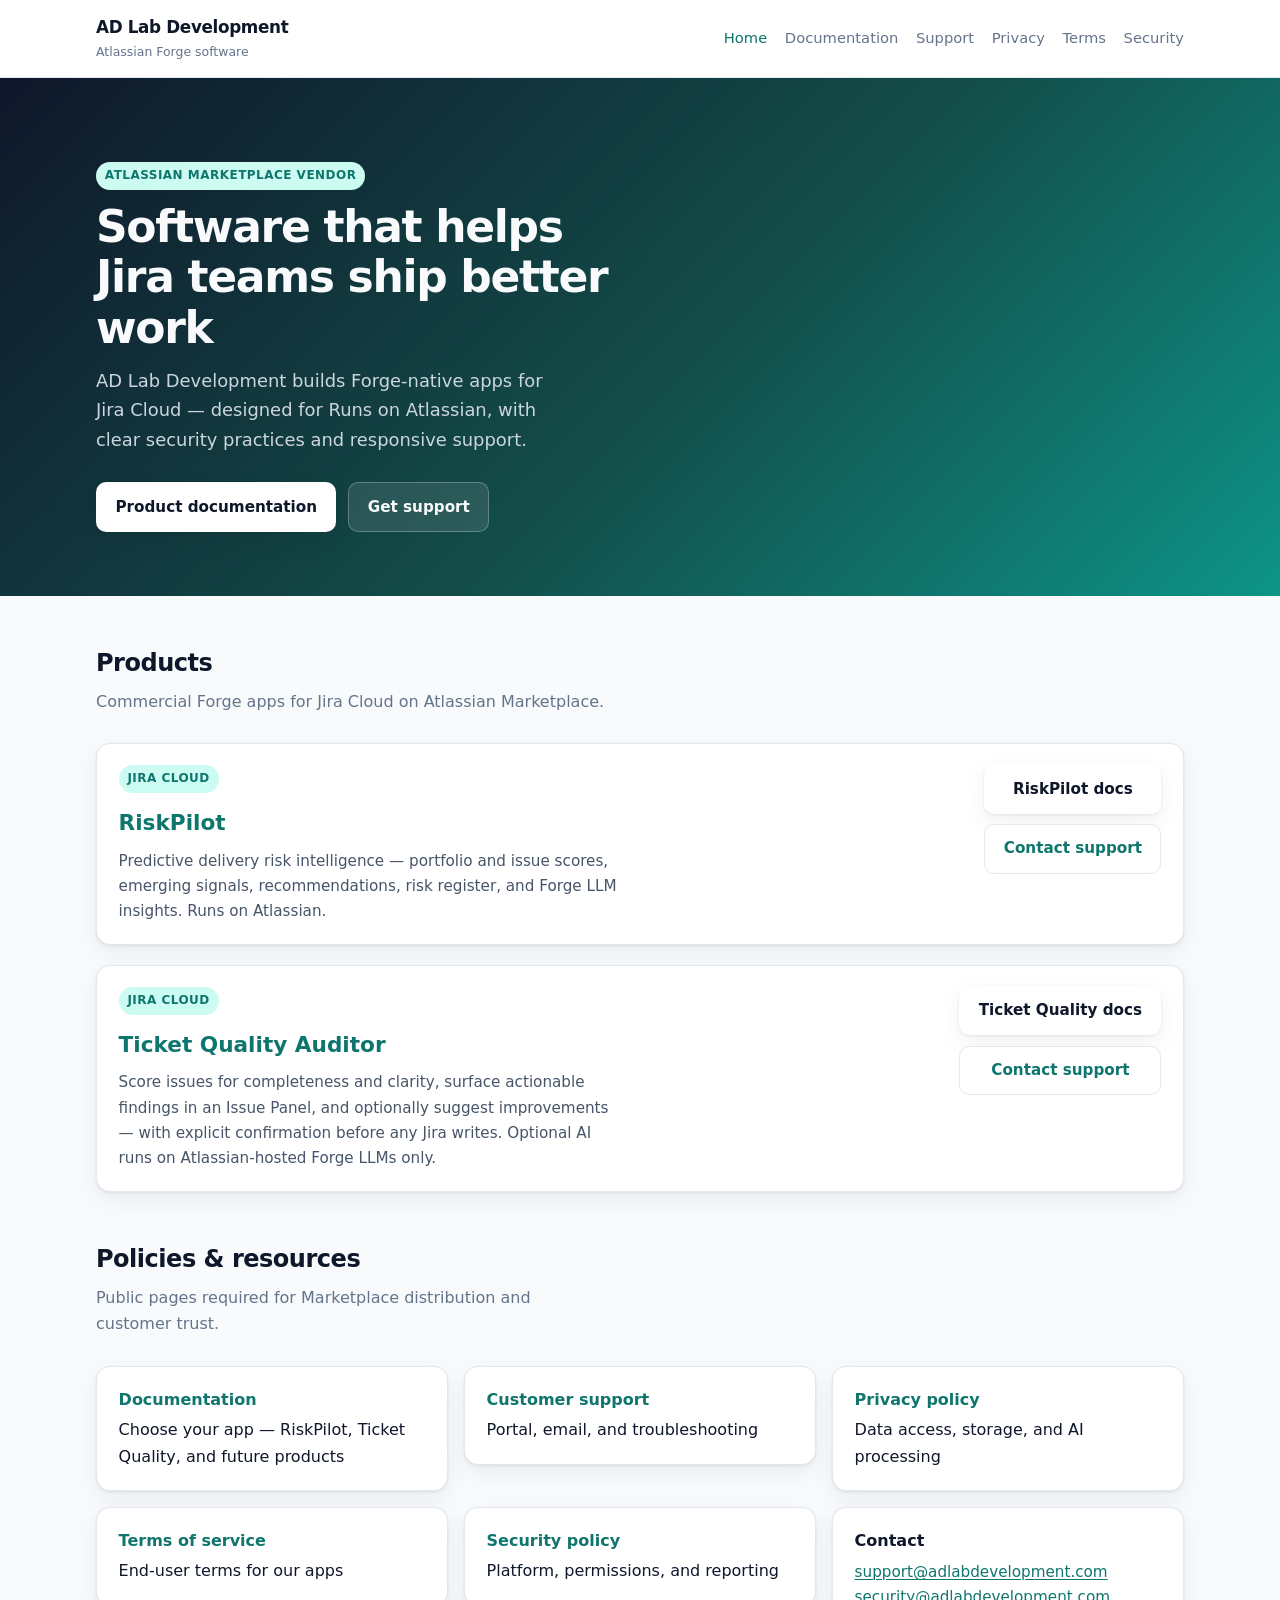
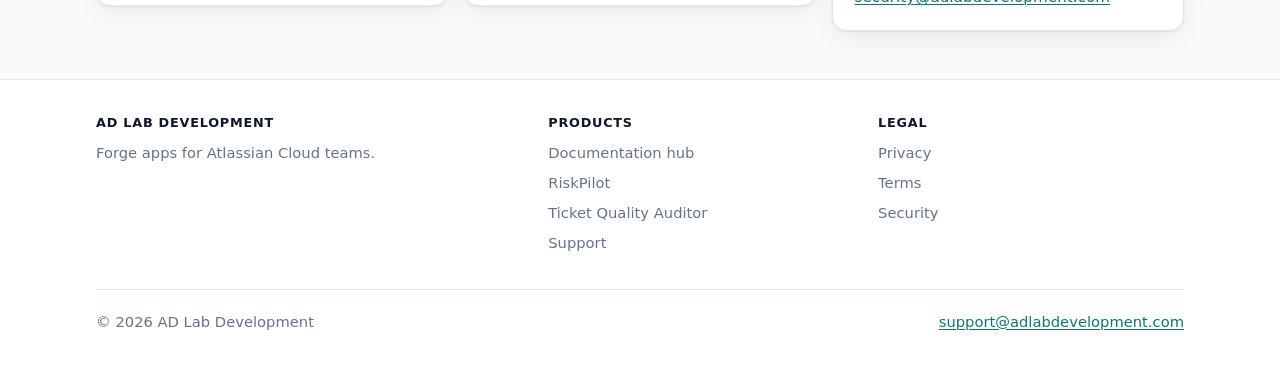
<file: index.html>
<!DOCTYPE html>
<html lang="en">
<head>
  <meta charset="utf-8" />
  <meta name="viewport" content="width=device-width, initial-scale=1" />
  <meta name="description" content="AD Lab Development builds professional Atlassian Forge apps for Jira Cloud teams." />
  <title>AD Lab Development</title>
  <link rel="icon" href="favicon.svg" type="image/svg+xml" />
  <link rel="stylesheet" href="styles.css" />
</head>
<body>
  <header class="site-header">
    <div class="wrap-wide inner">
      <a class="logo" href="index.html">
        <strong>AD Lab Development</strong>
        <span>Atlassian Forge software</span>
      </a>
      <nav>
        <a href="index.html" aria-current="page">Home</a>
        <a href="docs.html">Documentation</a>
        <a href="support.html">Support</a>
        <a href="privacy.html">Privacy</a>
        <a href="terms.html">Terms</a>
        <a href="security.html">Security</a>
      </nav>
    </div>
  </header>

  <section class="hero">
    <div class="wrap-wide">
      <p class="pill">Atlassian Marketplace vendor</p>
      <h1>Software that helps Jira teams ship better work</h1>
      <p class="lead">
        AD Lab Development builds Forge-native apps for Jira Cloud — designed for
        Runs on Atlassian, with clear security practices and responsive support.
      </p>
      <div class="hero-actions">
        <a class="btn btn-primary" href="docs.html">Product documentation</a>
        <a class="btn btn-ghost" href="support.html">Get support</a>
      </div>
    </div>
  </section>

  <section>
    <div class="wrap-wide">
      <h2 class="section-title">Products</h2>
      <p class="section-sub">Commercial Forge apps for Jira Cloud on Atlassian Marketplace.</p>
      <div class="card product-card" style="margin-bottom:1.25rem;">
        <div>
          <span class="pill">Jira Cloud</span>
          <h3 style="margin:0.75rem 0 0.5rem;font-size:1.35rem;">RiskPilot</h3>
          <p style="margin:0;color:#475569;max-width:52ch;">
            Predictive delivery risk intelligence — portfolio and issue scores, emerging signals,
            recommendations, risk register, and Forge LLM insights. Runs on Atlassian.
          </p>
        </div>
        <div style="display:flex;flex-direction:column;gap:0.65rem;min-width:11rem;">
          <a class="btn btn-primary" href="riskpilot-docs.html" style="text-align:center;">RiskPilot docs</a>
          <a class="btn btn-ghost" href="support.html" style="text-align:center;color:var(--accent-dark);border-color:var(--line);background:#fff;">Contact support</a>
        </div>
      </div>
      <div class="card product-card">
        <div>
          <span class="pill">Jira Cloud</span>
          <h3 style="margin:0.75rem 0 0.5rem;font-size:1.35rem;">Ticket Quality Auditor</h3>
          <p style="margin:0;color:#475569;max-width:52ch;">
            Score issues for completeness and clarity, surface actionable findings in an Issue Panel,
            and optionally suggest improvements — with explicit confirmation before any Jira writes.
            Optional AI runs on Atlassian-hosted Forge LLMs only.
          </p>
        </div>
        <div style="display:flex;flex-direction:column;gap:0.65rem;min-width:11rem;">
          <a class="btn btn-primary" href="ticket-quality-docs.html" style="text-align:center;">Ticket Quality docs</a>
          <a class="btn btn-ghost" href="support.html" style="text-align:center;color:var(--accent-dark);border-color:var(--line);background:#fff;">Contact support</a>
        </div>
      </div>
    </div>
  </section>

  <section style="padding-top:0;">
    <div class="wrap-wide">
      <h2 class="section-title">Policies &amp; resources</h2>
      <p class="section-sub">Public pages required for Marketplace distribution and customer trust.</p>
      <ul class="grid grid-3" style="list-style:none;padding:0;margin:0;">
        <li><a class="card card-link" href="docs.html"><strong>Documentation</strong><span>Choose your app — RiskPilot, Ticket Quality, and future products</span></a></li>
        <li><a class="card card-link" href="support.html"><strong>Customer support</strong><span>Portal, email, and troubleshooting</span></a></li>
        <li><a class="card card-link" href="privacy.html"><strong>Privacy policy</strong><span>Data access, storage, and AI processing</span></a></li>
        <li><a class="card card-link" href="terms.html"><strong>Terms of service</strong><span>End-user terms for our apps</span></a></li>
        <li><a class="card card-link" href="security.html"><strong>Security policy</strong><span>Platform, permissions, and reporting</span></a></li>
        <li class="card"><strong>Contact</strong><p style="margin-top:0.35rem;"><a href="mailto:support@adlabdevelopment.com">support@adlabdevelopment.com</a><br /><a href="mailto:security@adlabdevelopment.com">security@adlabdevelopment.com</a></p></li>
      </ul>
    </div>
  </section>

  <footer class="site-footer">
    <div class="wrap-wide footer-grid">
      <div>
        <h4>AD Lab Development</h4>
        <p style="margin:0;">Forge apps for Atlassian Cloud teams.</p>
      </div>
      <div>
        <h4>Products</h4>
        <ul>
          <li><a href="docs.html">Documentation hub</a></li>
          <li><a href="riskpilot-docs.html">RiskPilot</a></li>
          <li><a href="ticket-quality-docs.html">Ticket Quality Auditor</a></li>
          <li><a href="support.html">Support</a></li>
        </ul>
      </div>
      <div>
        <h4>Legal</h4>
        <ul>
          <li><a href="privacy.html">Privacy</a></li>
          <li><a href="terms.html">Terms</a></li>
          <li><a href="security.html">Security</a></li>
        </ul>
      </div>
    </div>
    <div class="wrap-wide footer-bottom">
      <span>© 2026 AD Lab Development</span>
      <span><a href="mailto:support@adlabdevelopment.com">support@adlabdevelopment.com</a></span>
    </div>
  </footer>
</body>
</html>
</file>
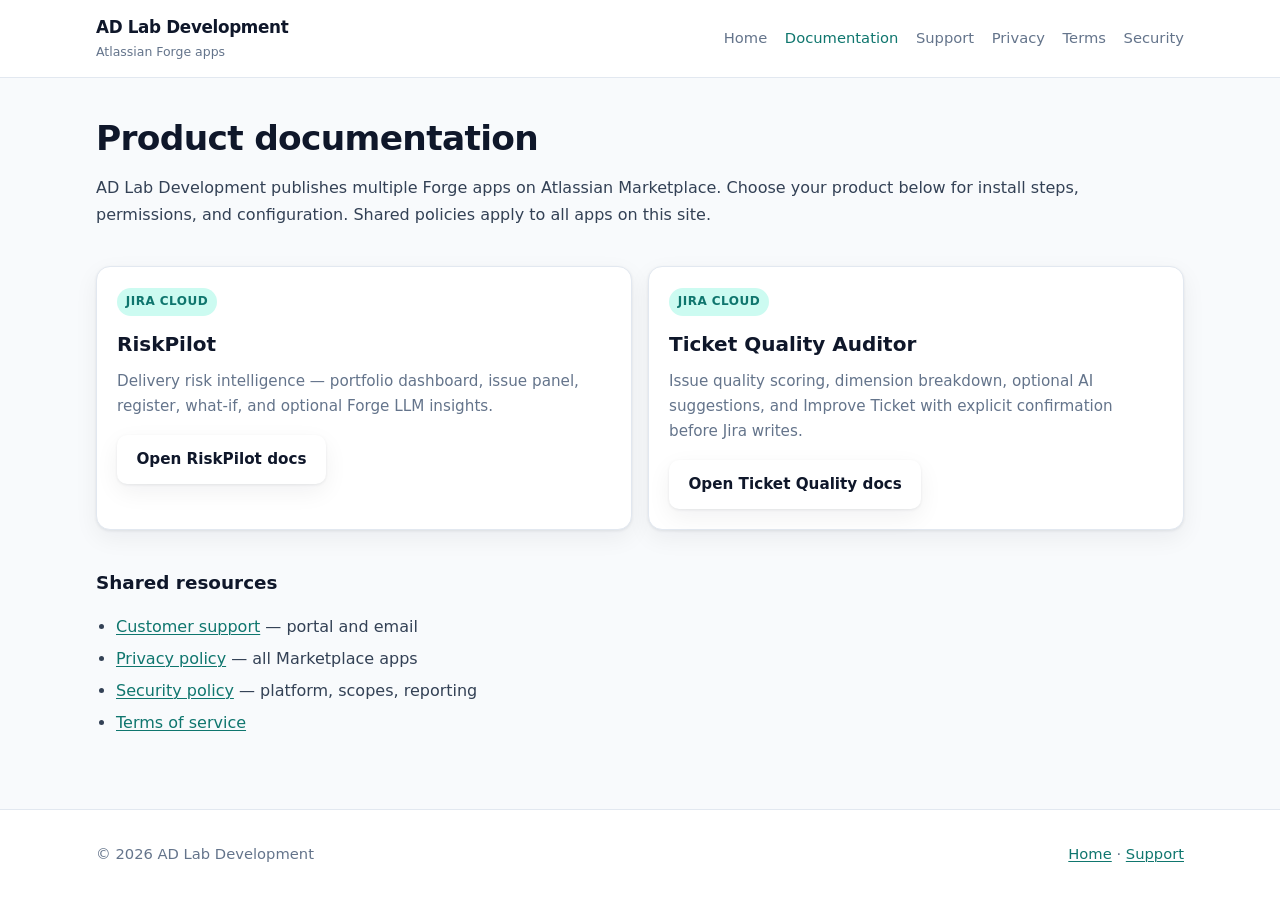
<file: docs.html>
<!DOCTYPE html>
<html lang="en">
<head>
  <meta charset="utf-8" />
  <meta name="viewport" content="width=device-width, initial-scale=1" />
  <meta name="description" content="Documentation for AD Lab Development Atlassian Forge apps for Jira Cloud." />
  <title>Documentation — AD Lab Development</title>
  <link rel="icon" href="favicon.svg" type="image/svg+xml" />
  <link rel="stylesheet" href="styles.css" />
</head>
<body>
  <header class="site-header">
    <div class="wrap-wide inner">
      <a class="logo" href="index.html">
        <strong>AD Lab Development</strong>
        <span>Atlassian Forge apps</span>
      </a>
      <nav>
        <a href="index.html">Home</a>
        <a href="docs.html" aria-current="page">Documentation</a>
        <a href="support.html">Support</a>
        <a href="privacy.html">Privacy</a>
        <a href="terms.html">Terms</a>
        <a href="security.html">Security</a>
      </nav>
    </div>
  </header>
  <main class="wrap-wide prose" style="max-width:var(--max-wide);">
    <h1>Product documentation</h1>
    <p>
      AD Lab Development publishes multiple Forge apps on Atlassian Marketplace. Choose your
      product below for install steps, permissions, and configuration. Shared policies apply to
      all apps on this site.
    </p>

    <ul class="grid grid-2 doc-grid" style="list-style:none;padding:0;margin:2rem 0;">
      <li class="card card-link" style="display:block;padding:1.25rem;">
        <span class="pill">Jira Cloud</span>
        <h2 style="margin:0.75rem 0 0.5rem;font-size:1.25rem;"><a href="riskpilot-docs.html" style="text-decoration:none;color:inherit;">RiskPilot</a></h2>
        <p style="margin:0 0 1rem;color:var(--muted);">
          Delivery risk intelligence — portfolio dashboard, issue panel, register, what-if, and
          optional Forge LLM insights.
        </p>
        <a class="btn btn-primary" href="riskpilot-docs.html">Open RiskPilot docs</a>
      </li>
      <li class="card card-link" style="display:block;padding:1.25rem;">
        <span class="pill">Jira Cloud</span>
        <h2 style="margin:0.75rem 0 0.5rem;font-size:1.25rem;"><a href="ticket-quality-docs.html" style="text-decoration:none;color:inherit;">Ticket Quality Auditor</a></h2>
        <p style="margin:0 0 1rem;color:var(--muted);">
          Issue quality scoring, dimension breakdown, optional AI suggestions, and Improve Ticket
          with explicit confirmation before Jira writes.
        </p>
        <a class="btn btn-primary" href="ticket-quality-docs.html">Open Ticket Quality docs</a>
      </li>
    </ul>

    <h2>Shared resources</h2>
    <ul>
      <li><a href="support.html">Customer support</a> — portal and email</li>
      <li><a href="privacy.html">Privacy policy</a> — all Marketplace apps</li>
      <li><a href="security.html">Security policy</a> — platform, scopes, reporting</li>
      <li><a href="terms.html">Terms of service</a></li>
    </ul>
  </main>
  <footer class="site-footer">
    <div class="wrap-wide footer-bottom" style="border-top:none;margin-top:0;padding-top:0;">
      <span>© 2026 AD Lab Development</span>
      <span><a href="index.html">Home</a> · <a href="support.html">Support</a></span>
    </div>
  </footer>
  <script src="site.js"></script>
</body>
</html>
</file>
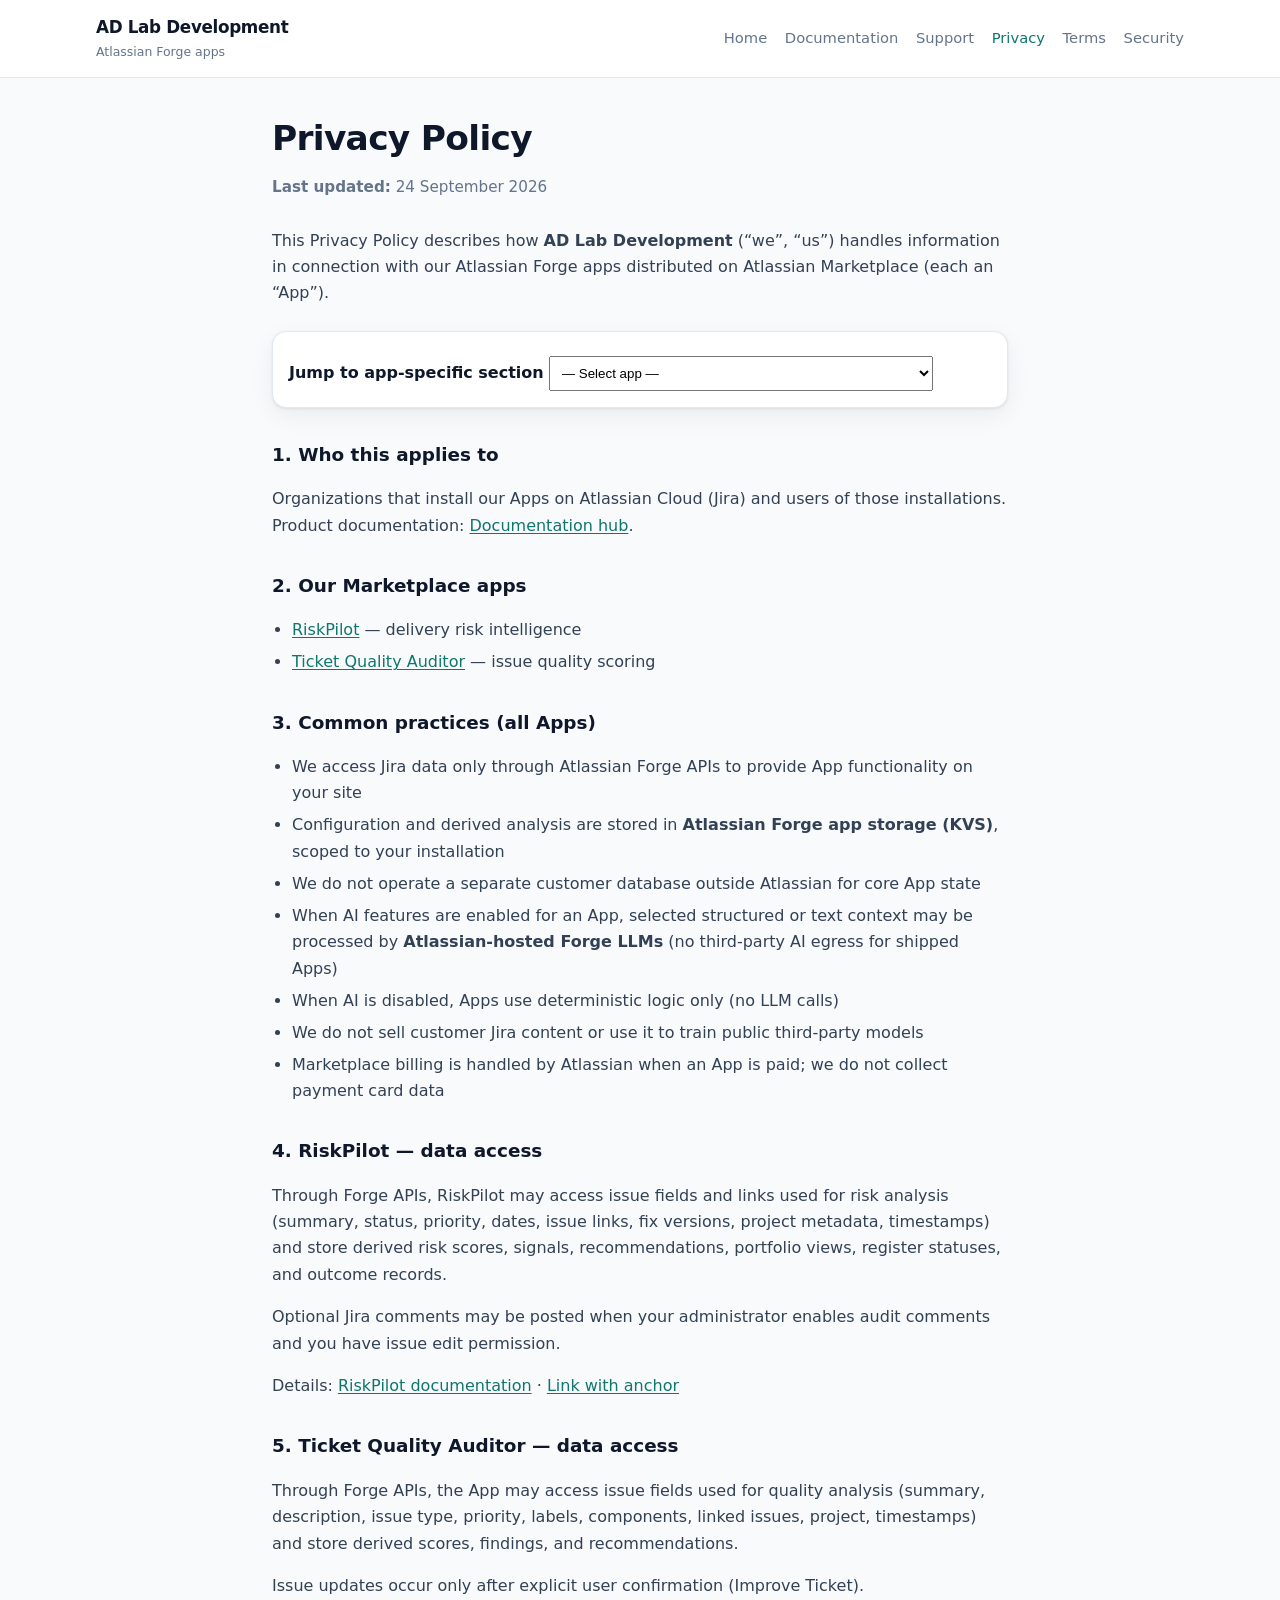
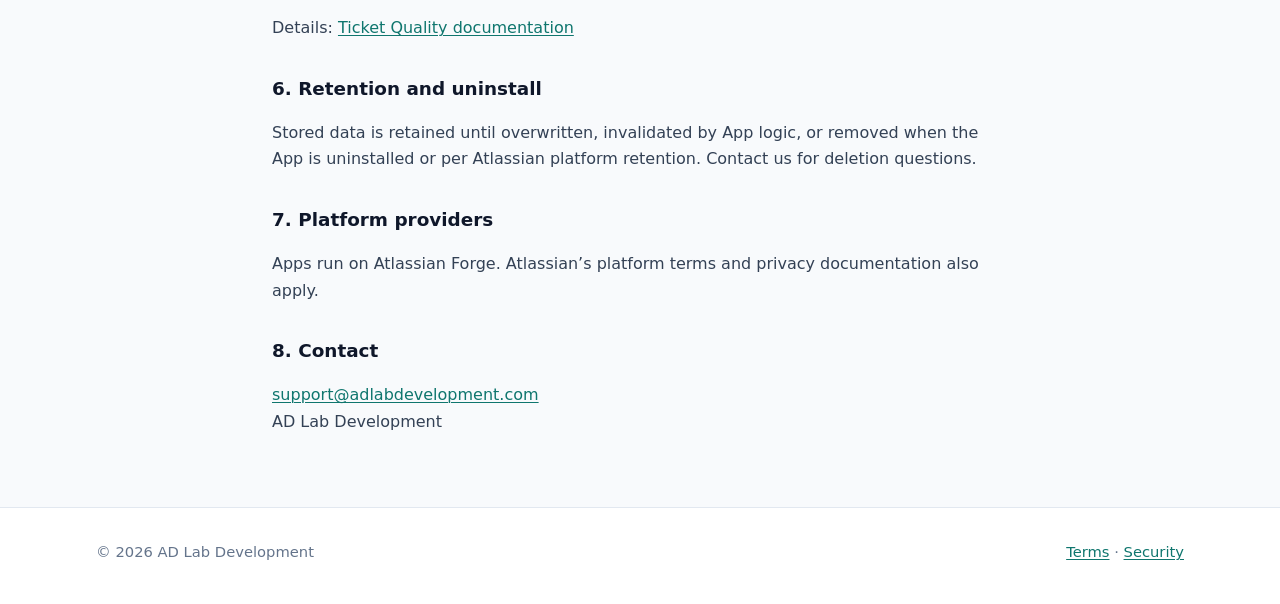
<file: privacy.html>
<!DOCTYPE html>
<html lang="en">
<head>
  <meta charset="utf-8" />
  <meta name="viewport" content="width=device-width, initial-scale=1" />
  <meta name="description" content="Privacy policy for AD Lab Development Atlassian Forge Marketplace apps." />
  <title>Privacy Policy — AD Lab Development</title>
  <link rel="icon" href="favicon.svg" type="image/svg+xml" />
  <link rel="stylesheet" href="styles.css" />
</head>
<body>
  <header class="site-header">
    <div class="wrap-wide inner">
      <a class="logo" href="index.html">
        <strong>AD Lab Development</strong>
        <span>Atlassian Forge apps</span>
      </a>
      <nav>
        <a href="index.html">Home</a>
        <a href="docs.html">Documentation</a>
        <a href="support.html">Support</a>
        <a href="privacy.html" aria-current="page">Privacy</a>
        <a href="terms.html">Terms</a>
        <a href="security.html">Security</a>
      </nav>
    </div>
  </header>
  <main class="wrap prose">
    <h1>Privacy Policy</h1>
    <p class="meta"><strong>Last updated:</strong> 24 September 2026</p>
    <p>
      This Privacy Policy describes how <strong>AD Lab Development</strong> (“we”, “us”) handles
      information in connection with our Atlassian Forge apps distributed on Atlassian Marketplace
      (each an “App”).
    </p>

    <div class="app-jump card" style="padding:1rem;margin:1.5rem 0;">
      <label for="app-privacy-jump"><strong>Jump to app-specific section</strong></label>
      <select id="app-privacy-jump" class="app-select" style="margin-top:0.5rem;width:100%;max-width:24rem;padding:0.5rem;">
        <option value="">— Select app —</option>
        <option value="#riskpilot">RiskPilot</option>
        <option value="#ticket-quality">Ticket Quality Auditor</option>
      </select>
    </div>

    <h2>1. Who this applies to</h2>
    <p>
      Organizations that install our Apps on Atlassian Cloud (Jira) and users of those installations.
      Product documentation: <a href="docs.html">Documentation hub</a>.
    </p>

    <h2>2. Our Marketplace apps</h2>
    <ul>
      <li><a href="riskpilot-docs.html">RiskPilot</a> — delivery risk intelligence</li>
      <li><a href="ticket-quality-docs.html">Ticket Quality Auditor</a> — issue quality scoring</li>
    </ul>

    <h2>3. Common practices (all Apps)</h2>
    <ul>
      <li>We access Jira data only through Atlassian Forge APIs to provide App functionality on your site</li>
      <li>Configuration and derived analysis are stored in <strong>Atlassian Forge app storage (KVS)</strong>, scoped to your installation</li>
      <li>We do not operate a separate customer database outside Atlassian for core App state</li>
      <li>When AI features are enabled for an App, selected structured or text context may be processed by <strong>Atlassian-hosted Forge LLMs</strong> (no third-party AI egress for shipped Apps)</li>
      <li>When AI is disabled, Apps use deterministic logic only (no LLM calls)</li>
      <li>We do not sell customer Jira content or use it to train public third-party models</li>
      <li>Marketplace billing is handled by Atlassian when an App is paid; we do not collect payment card data</li>
    </ul>

    <h2 id="riskpilot">4. RiskPilot — data access</h2>
    <p>Through Forge APIs, RiskPilot may access issue fields and links used for risk analysis (summary, status, priority, dates, issue links, fix versions, project metadata, timestamps) and store derived risk scores, signals, recommendations, portfolio views, register statuses, and outcome records.</p>
    <p>Optional Jira comments may be posted when your administrator enables audit comments and you have issue edit permission.</p>
    <p>Details: <a href="riskpilot-docs.html">RiskPilot documentation</a> · <a href="privacy.html?app=riskpilot">Link with anchor</a></p>

    <h2 id="ticket-quality">5. Ticket Quality Auditor — data access</h2>
    <p>Through Forge APIs, the App may access issue fields used for quality analysis (summary, description, issue type, priority, labels, components, linked issues, project, timestamps) and store derived scores, findings, and recommendations.</p>
    <p>Issue updates occur only after explicit user confirmation (Improve Ticket).</p>
    <p>Details: <a href="ticket-quality-docs.html">Ticket Quality documentation</a></p>

    <h2>6. Retention and uninstall</h2>
    <p>
      Stored data is retained until overwritten, invalidated by App logic, or removed when the App
      is uninstalled or per Atlassian platform retention. Contact us for deletion questions.
    </p>

    <h2>7. Platform providers</h2>
    <p>
      Apps run on Atlassian Forge. Atlassian’s platform terms and privacy documentation also apply.
    </p>

    <h2>8. Contact</h2>
    <p>
      <a href="mailto:support@adlabdevelopment.com">support@adlabdevelopment.com</a><br />
      AD Lab Development
    </p>
  </main>
  <footer class="site-footer">
    <div class="wrap-wide footer-bottom" style="border-top:none;margin-top:0;padding-top:0;">
      <span>© 2026 AD Lab Development</span>
      <span><a href="terms.html">Terms</a> · <a href="security.html">Security</a></span>
    </div>
  </footer>
  <script src="site.js"></script>
  <script>
    document.getElementById('app-privacy-jump')?.addEventListener('change', function () {
      if (this.value) location.hash = this.value.replace('#', '');
    });
  </script>
</body>
</html>
</file>
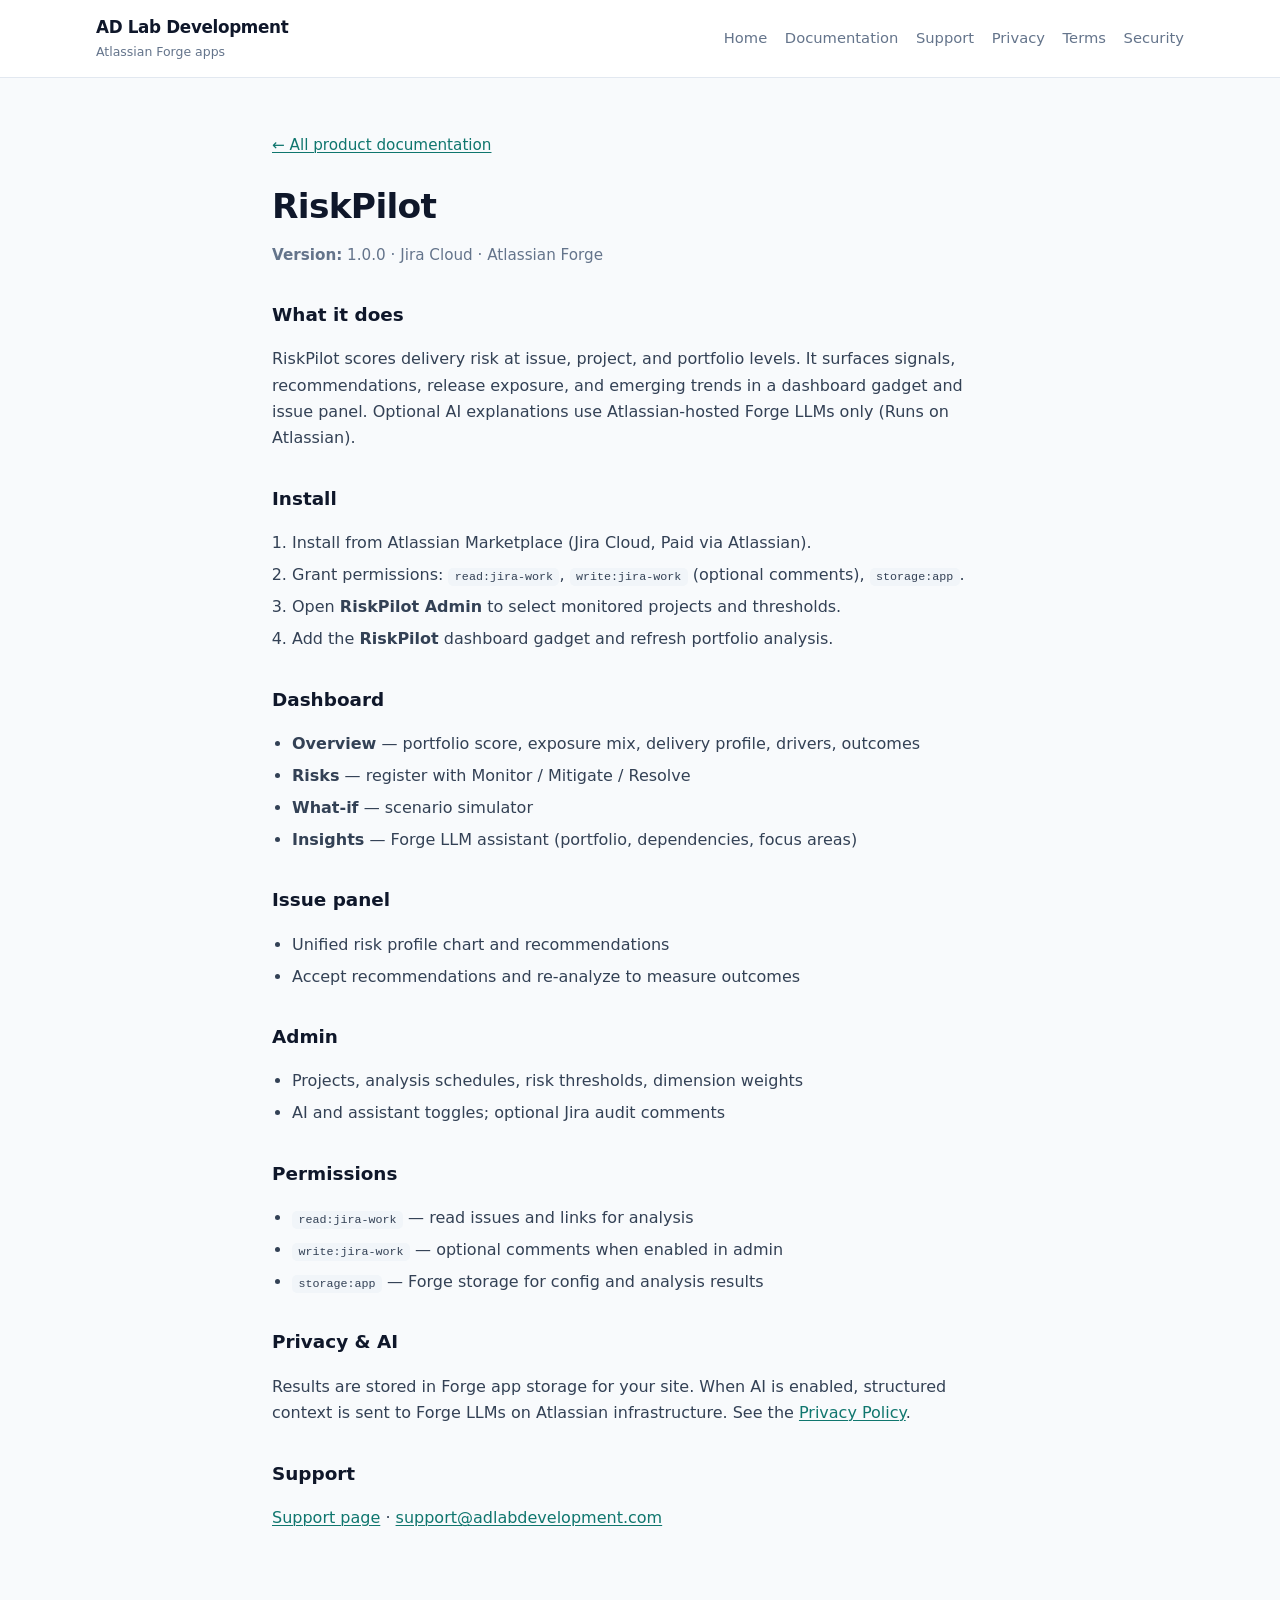
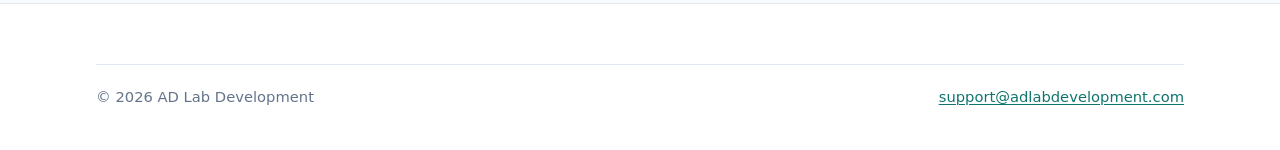
<file: riskpilot-docs.html>
<!DOCTYPE html>
<html lang="en">
<head>
  <meta charset="utf-8" />
  <meta name="viewport" content="width=device-width, initial-scale=1" />
  <meta name="description" content="Documentation for RiskPilot — delivery risk intelligence for Jira Cloud by AD Lab Development." />
  <title>Documentation — RiskPilot</title>
  <link rel="icon" href="favicon.svg" type="image/svg+xml" />
  <link rel="stylesheet" href="styles.css" />
</head>
<body>
  <header class="site-header">
    <div class="wrap-wide inner">
      <a class="logo" href="index.html">
        <strong>AD Lab Development</strong>
        <span>Atlassian Forge apps</span>
      </a>
      <nav>
        <a href="index.html">Home</a>
        <a href="docs.html">Documentation</a>
        <a href="support.html">Support</a>
        <a href="privacy.html">Privacy</a>
        <a href="terms.html">Terms</a>
        <a href="security.html">Security</a>
      </nav>
    </div>
  </header>
  <main class="wrap prose">
    <p class="meta"><a href="docs.html">← All product documentation</a></p>
    <h1>RiskPilot</h1>
    <p class="meta"><strong>Version:</strong> 1.0.0 · Jira Cloud · Atlassian Forge</p>

    <h2>What it does</h2>
    <p>
      RiskPilot scores delivery risk at issue, project, and portfolio levels. It surfaces signals,
      recommendations, release exposure, and emerging trends in a dashboard gadget and issue panel.
      Optional AI explanations use Atlassian-hosted Forge LLMs only (Runs on Atlassian).
    </p>

    <h2>Install</h2>
    <ol>
      <li>Install from Atlassian Marketplace (Jira Cloud, Paid via Atlassian).</li>
      <li>Grant permissions: <code>read:jira-work</code>, <code>write:jira-work</code> (optional comments), <code>storage:app</code>.</li>
      <li>Open <strong>RiskPilot Admin</strong> to select monitored projects and thresholds.</li>
      <li>Add the <strong>RiskPilot</strong> dashboard gadget and refresh portfolio analysis.</li>
    </ol>

    <h2>Dashboard</h2>
    <ul>
      <li><strong>Overview</strong> — portfolio score, exposure mix, delivery profile, drivers, outcomes</li>
      <li><strong>Risks</strong> — register with Monitor / Mitigate / Resolve</li>
      <li><strong>What-if</strong> — scenario simulator</li>
      <li><strong>Insights</strong> — Forge LLM assistant (portfolio, dependencies, focus areas)</li>
    </ul>

    <h2>Issue panel</h2>
    <ul>
      <li>Unified risk profile chart and recommendations</li>
      <li>Accept recommendations and re-analyze to measure outcomes</li>
    </ul>

    <h2>Admin</h2>
    <ul>
      <li>Projects, analysis schedules, risk thresholds, dimension weights</li>
      <li>AI and assistant toggles; optional Jira audit comments</li>
    </ul>

    <h2>Permissions</h2>
    <ul>
      <li><code>read:jira-work</code> — read issues and links for analysis</li>
      <li><code>write:jira-work</code> — optional comments when enabled in admin</li>
      <li><code>storage:app</code> — Forge storage for config and analysis results</li>
    </ul>

    <h2>Privacy &amp; AI</h2>
    <p>
      Results are stored in Forge app storage for your site. When AI is enabled, structured context
      is sent to Forge LLMs on Atlassian infrastructure. See the
      <a href="privacy.html#riskpilot">Privacy Policy</a>.
    </p>

    <h2>Support</h2>
    <p>
      <a href="support.html">Support page</a> ·
      <a href="mailto:support@adlabdevelopment.com">support@adlabdevelopment.com</a>
    </p>
  </main>
  <footer class="site-footer">
    <div class="wrap-wide footer-bottom">
      <span>© 2026 AD Lab Development</span>
      <span><a href="mailto:support@adlabdevelopment.com">support@adlabdevelopment.com</a></span>
    </div>
  </footer>
  <script src="site.js"></script>
</body>
</html>
</file>
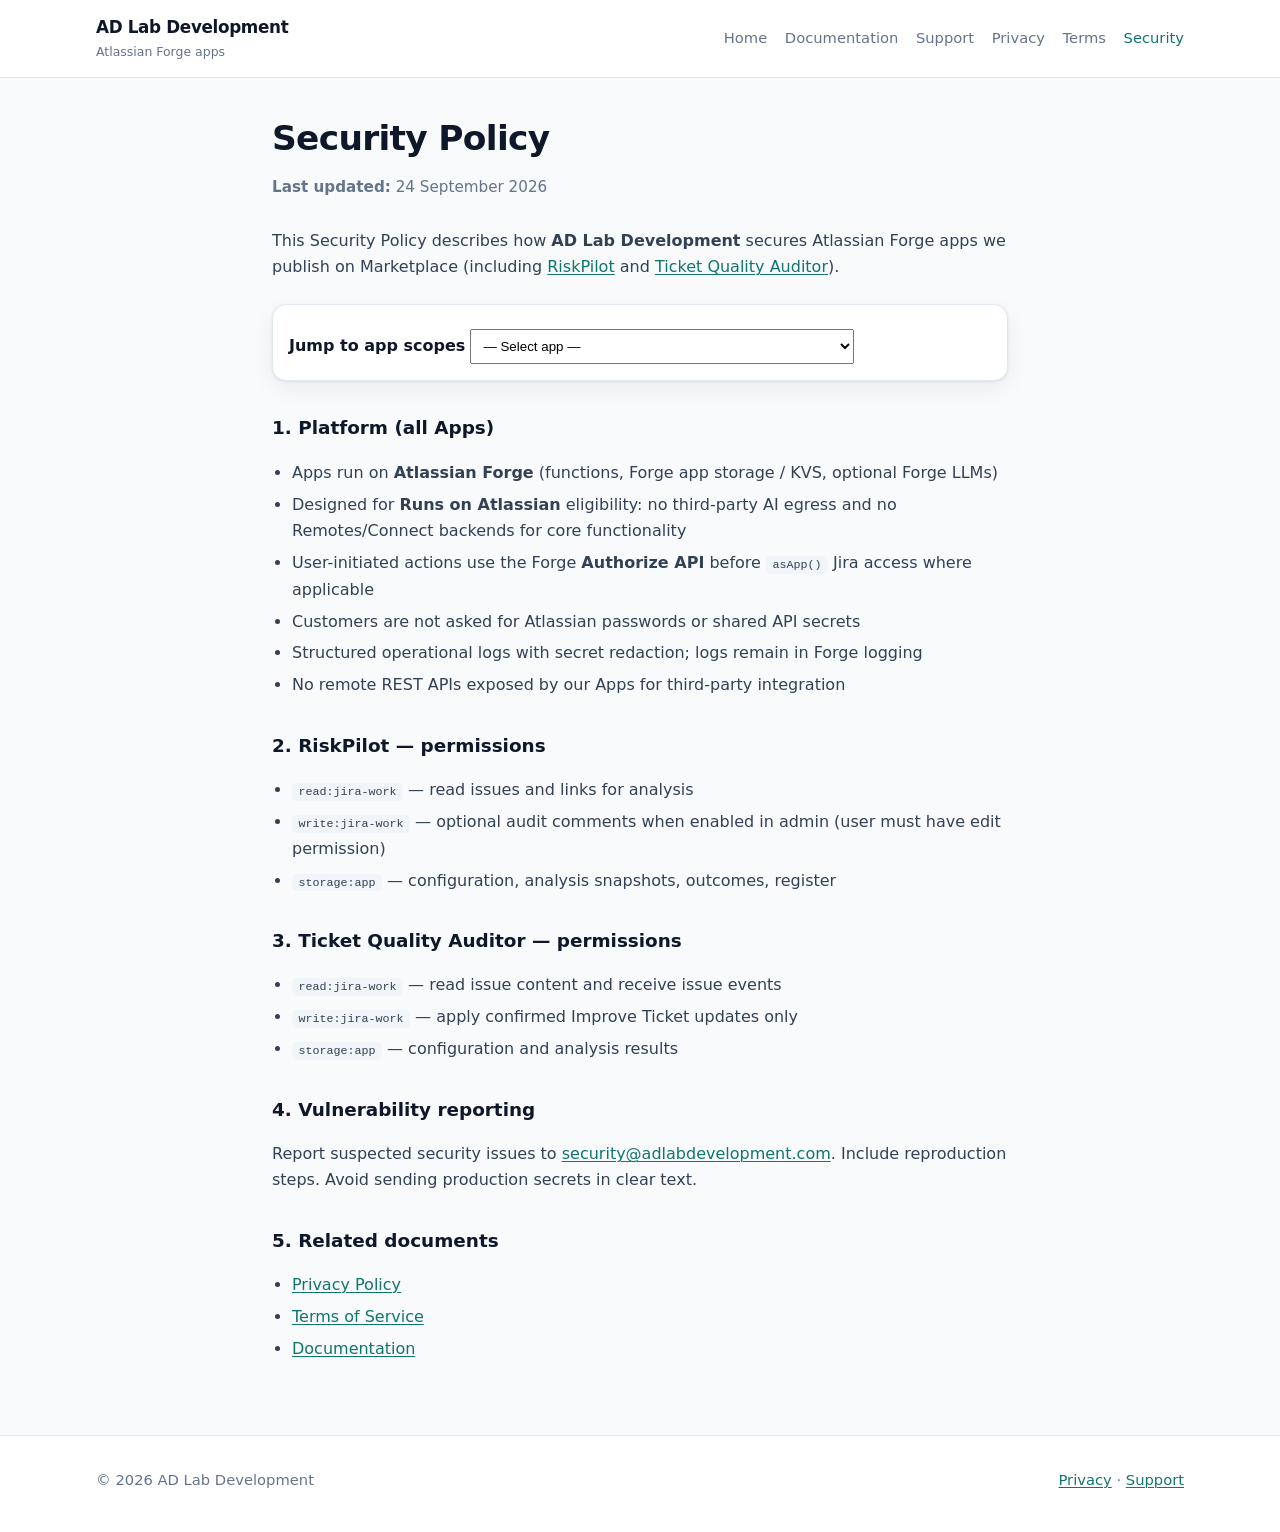
<file: security.html>
<!DOCTYPE html>
<html lang="en">
<head>
  <meta charset="utf-8" />
  <meta name="viewport" content="width=device-width, initial-scale=1" />
  <meta name="description" content="Security policy for AD Lab Development Atlassian Forge Marketplace apps." />
  <title>Security Policy — AD Lab Development</title>
  <link rel="icon" href="favicon.svg" type="image/svg+xml" />
  <link rel="stylesheet" href="styles.css" />
</head>
<body>
  <header class="site-header">
    <div class="wrap-wide inner">
      <a class="logo" href="index.html">
        <strong>AD Lab Development</strong>
        <span>Atlassian Forge apps</span>
      </a>
      <nav>
        <a href="index.html">Home</a>
        <a href="docs.html">Documentation</a>
        <a href="support.html">Support</a>
        <a href="privacy.html">Privacy</a>
        <a href="terms.html">Terms</a>
        <a href="security.html" aria-current="page">Security</a>
      </nav>
    </div>
  </header>
  <main class="wrap prose">
    <h1>Security Policy</h1>
    <p class="meta"><strong>Last updated:</strong> 24 September 2026</p>
    <p>
      This Security Policy describes how <strong>AD Lab Development</strong> secures Atlassian Forge
      apps we publish on Marketplace (including
      <a href="riskpilot-docs.html">RiskPilot</a> and
      <a href="ticket-quality-docs.html">Ticket Quality Auditor</a>).
    </p>

    <div class="app-jump card" style="padding:1rem;margin:1.5rem 0;">
      <label for="app-sec-jump"><strong>Jump to app scopes</strong></label>
      <select id="app-sec-jump" class="app-select" style="margin-top:0.5rem;width:100%;max-width:24rem;padding:0.5rem;">
        <option value="">— Select app —</option>
        <option value="#riskpilot">RiskPilot</option>
        <option value="#ticket-quality">Ticket Quality Auditor</option>
      </select>
    </div>

    <h2>1. Platform (all Apps)</h2>
    <ul>
      <li>Apps run on <strong>Atlassian Forge</strong> (functions, Forge app storage / KVS, optional Forge LLMs)</li>
      <li>Designed for <strong>Runs on Atlassian</strong> eligibility: no third-party AI egress and no Remotes/Connect backends for core functionality</li>
      <li>User-initiated actions use the Forge <strong>Authorize API</strong> before <code>asApp()</code> Jira access where applicable</li>
      <li>Customers are not asked for Atlassian passwords or shared API secrets</li>
      <li>Structured operational logs with secret redaction; logs remain in Forge logging</li>
      <li>No remote REST APIs exposed by our Apps for third-party integration</li>
    </ul>

    <h2 id="riskpilot">2. RiskPilot — permissions</h2>
    <ul>
      <li><code>read:jira-work</code> — read issues and links for analysis</li>
      <li><code>write:jira-work</code> — optional audit comments when enabled in admin (user must have edit permission)</li>
      <li><code>storage:app</code> — configuration, analysis snapshots, outcomes, register</li>
    </ul>

    <h2 id="ticket-quality">3. Ticket Quality Auditor — permissions</h2>
    <ul>
      <li><code>read:jira-work</code> — read issue content and receive issue events</li>
      <li><code>write:jira-work</code> — apply confirmed Improve Ticket updates only</li>
      <li><code>storage:app</code> — configuration and analysis results</li>
    </ul>

    <h2>4. Vulnerability reporting</h2>
    <p>
      Report suspected security issues to
      <a href="mailto:security@adlabdevelopment.com">security@adlabdevelopment.com</a>.
      Include reproduction steps. Avoid sending production secrets in clear text.
    </p>

    <h2>5. Related documents</h2>
    <ul>
      <li><a href="privacy.html">Privacy Policy</a></li>
      <li><a href="terms.html">Terms of Service</a></li>
      <li><a href="docs.html">Documentation</a></li>
    </ul>
  </main>
  <footer class="site-footer">
    <div class="wrap-wide footer-bottom" style="border-top:none;margin-top:0;padding-top:0;">
      <span>© 2026 AD Lab Development</span>
      <span><a href="privacy.html">Privacy</a> · <a href="support.html">Support</a></span>
    </div>
  </footer>
  <script src="site.js"></script>
  <script>
    document.getElementById('app-sec-jump')?.addEventListener('change', function () {
      if (this.value) location.hash = this.value.replace('#', '');
    });
  </script>
</body>
</html>
</file>
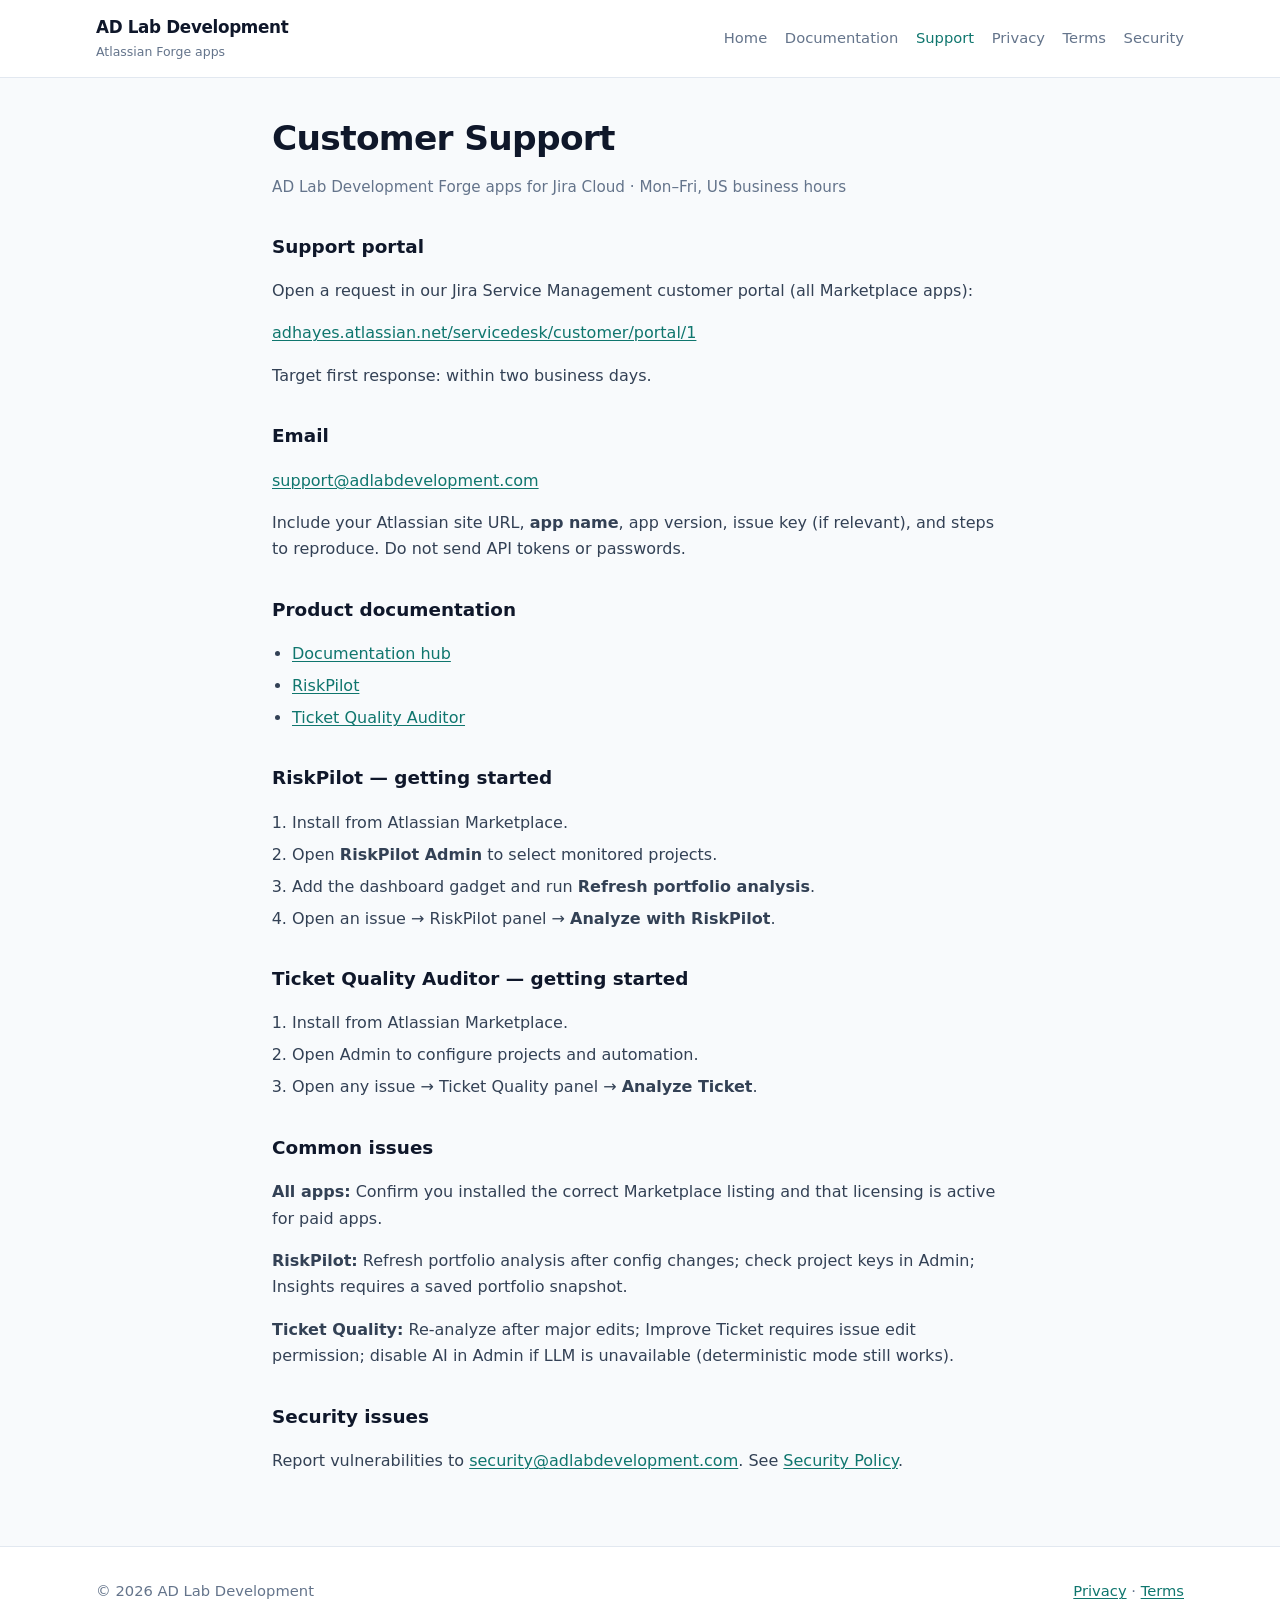
<file: support.html>
<!DOCTYPE html>
<html lang="en">
<head>
  <meta charset="utf-8" />
  <meta name="viewport" content="width=device-width, initial-scale=1" />
  <meta name="description" content="Customer support for AD Lab Development Atlassian Forge apps." />
  <title>Support — AD Lab Development</title>
  <link rel="icon" href="favicon.svg" type="image/svg+xml" />
  <link rel="stylesheet" href="styles.css" />
</head>
<body>
  <header class="site-header">
    <div class="wrap-wide inner">
      <a class="logo" href="index.html">
        <strong>AD Lab Development</strong>
        <span>Atlassian Forge apps</span>
      </a>
      <nav>
        <a href="index.html">Home</a>
        <a href="docs.html">Documentation</a>
        <a href="support.html" aria-current="page">Support</a>
        <a href="privacy.html">Privacy</a>
        <a href="terms.html">Terms</a>
        <a href="security.html">Security</a>
      </nav>
    </div>
  </header>
  <main class="wrap prose">
    <h1>Customer Support</h1>
    <p class="meta">AD Lab Development Forge apps for Jira Cloud · Mon–Fri, US business hours</p>

    <h2>Support portal</h2>
    <p>Open a request in our Jira Service Management customer portal (all Marketplace apps):</p>
    <p>
      <a href="https://adhayes.atlassian.net/servicedesk/customer/portal/1">
        adhayes.atlassian.net/servicedesk/customer/portal/1
      </a>
    </p>
    <p>Target first response: within two business days.</p>

    <h2>Email</h2>
    <p><a href="mailto:support@adlabdevelopment.com">support@adlabdevelopment.com</a></p>
    <p>
      Include your Atlassian site URL, <strong>app name</strong>, app version, issue key (if
      relevant), and steps to reproduce. Do not send API tokens or passwords.
    </p>

    <h2>Product documentation</h2>
    <ul>
      <li><a href="docs.html">Documentation hub</a></li>
      <li><a href="riskpilot-docs.html">RiskPilot</a></li>
      <li><a href="ticket-quality-docs.html">Ticket Quality Auditor</a></li>
    </ul>

    <h2 id="riskpilot">RiskPilot — getting started</h2>
    <ol>
      <li>Install from Atlassian Marketplace.</li>
      <li>Open <strong>RiskPilot Admin</strong> to select monitored projects.</li>
      <li>Add the dashboard gadget and run <strong>Refresh portfolio analysis</strong>.</li>
      <li>Open an issue → RiskPilot panel → <strong>Analyze with RiskPilot</strong>.</li>
    </ol>

    <h2 id="ticket-quality">Ticket Quality Auditor — getting started</h2>
    <ol>
      <li>Install from Atlassian Marketplace.</li>
      <li>Open Admin to configure projects and automation.</li>
      <li>Open any issue → Ticket Quality panel → <strong>Analyze Ticket</strong>.</li>
    </ol>

    <h2>Common issues</h2>
    <p><strong>All apps:</strong> Confirm you installed the correct Marketplace listing and that licensing is active for paid apps.</p>
    <p><strong>RiskPilot:</strong> Refresh portfolio analysis after config changes; check project keys in Admin; Insights requires a saved portfolio snapshot.</p>
    <p><strong>Ticket Quality:</strong> Re-analyze after major edits; Improve Ticket requires issue edit permission; disable AI in Admin if LLM is unavailable (deterministic mode still works).</p>

    <h2>Security issues</h2>
    <p>
      Report vulnerabilities to
      <a href="mailto:security@adlabdevelopment.com">security@adlabdevelopment.com</a>.
      See <a href="security.html">Security Policy</a>.
    </p>
  </main>
  <footer class="site-footer">
    <div class="wrap-wide footer-bottom" style="border-top:none;margin-top:0;padding-top:0;">
      <span>© 2026 AD Lab Development</span>
      <span><a href="privacy.html">Privacy</a> · <a href="terms.html">Terms</a></span>
    </div>
  </footer>
  <script src="site.js"></script>
</body>
</html>
</file>
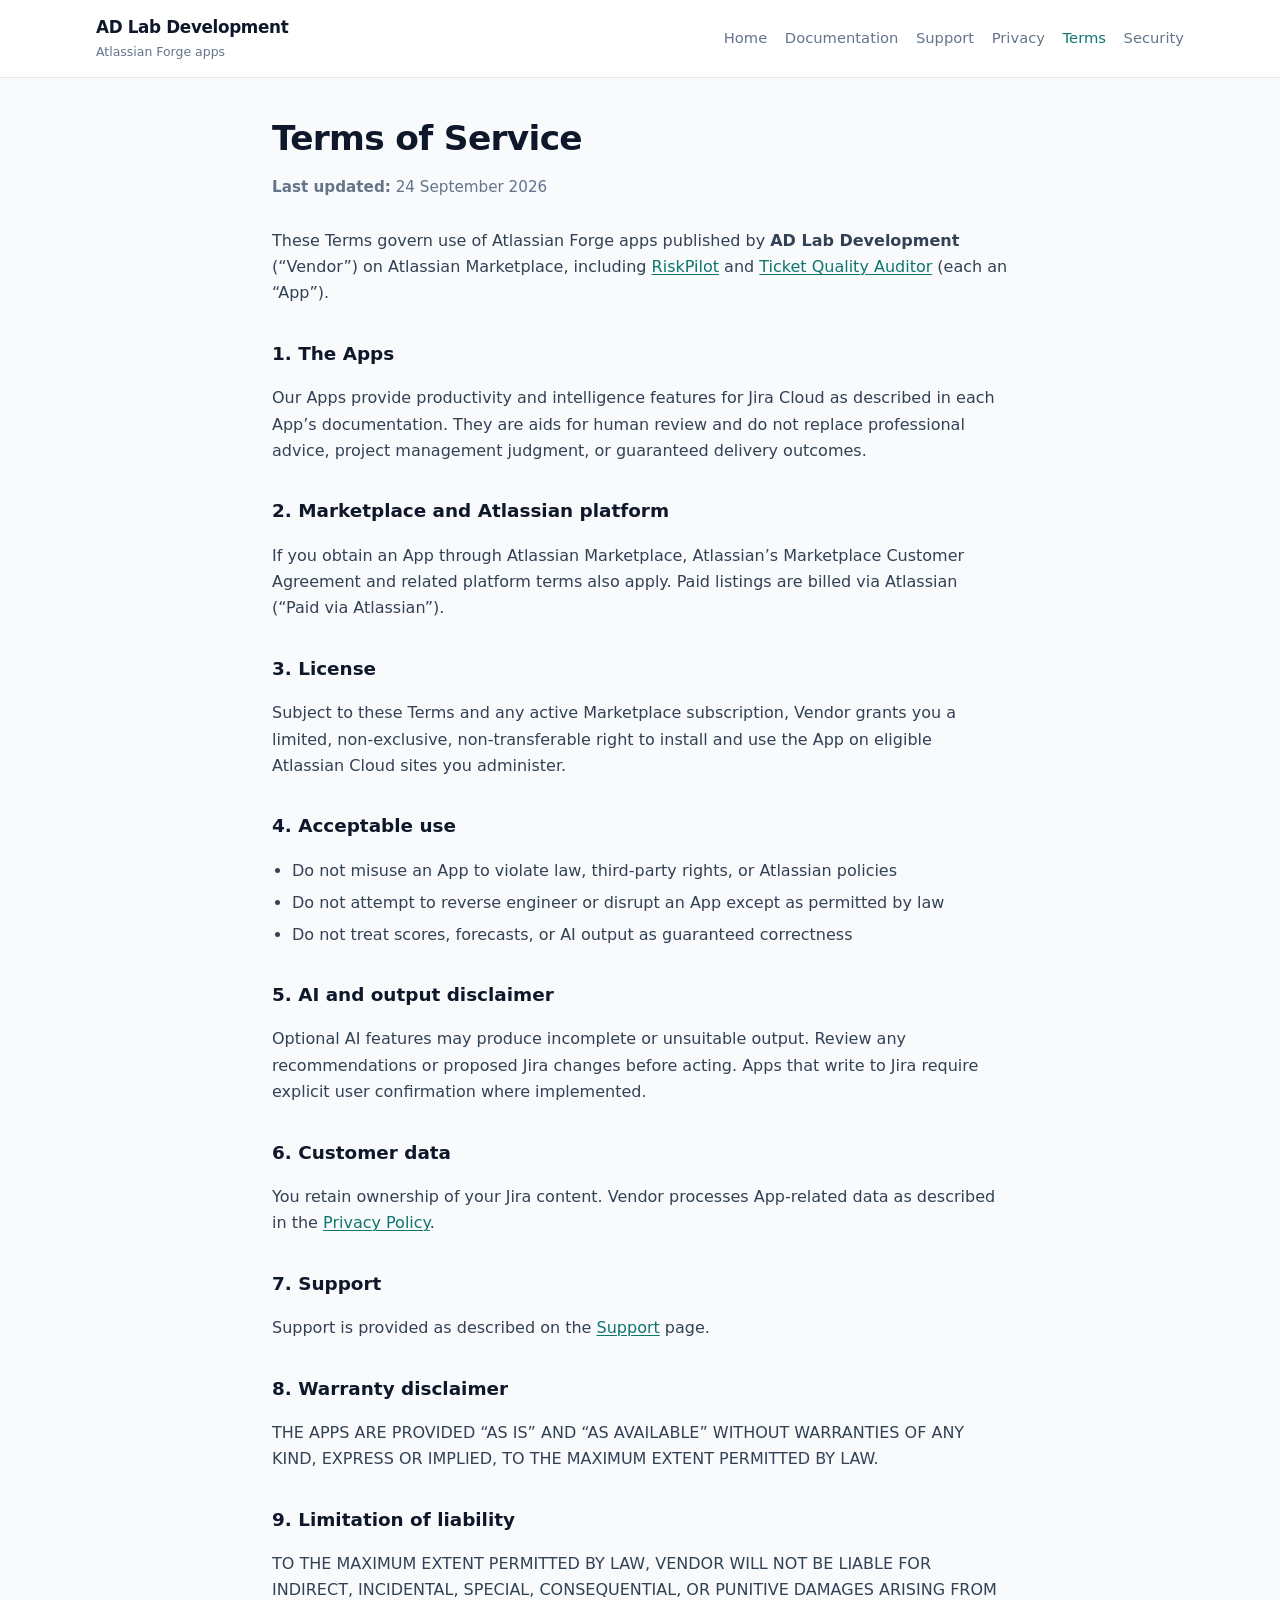
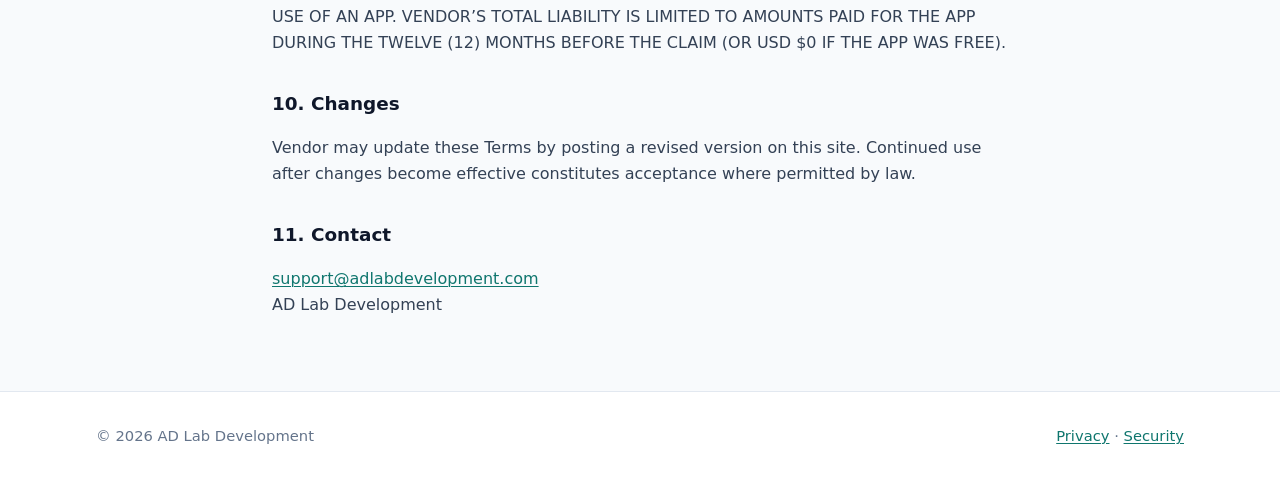
<file: terms.html>
<!DOCTYPE html>
<html lang="en">
<head>
  <meta charset="utf-8" />
  <meta name="viewport" content="width=device-width, initial-scale=1" />
  <meta name="description" content="Terms of service for AD Lab Development Atlassian Forge Marketplace apps." />
  <title>Terms of Service — AD Lab Development</title>
  <link rel="icon" href="favicon.svg" type="image/svg+xml" />
  <link rel="stylesheet" href="styles.css" />
</head>
<body>
  <header class="site-header">
    <div class="wrap-wide inner">
      <a class="logo" href="index.html">
        <strong>AD Lab Development</strong>
        <span>Atlassian Forge apps</span>
      </a>
      <nav>
        <a href="index.html">Home</a>
        <a href="docs.html">Documentation</a>
        <a href="support.html">Support</a>
        <a href="privacy.html">Privacy</a>
        <a href="terms.html" aria-current="page">Terms</a>
        <a href="security.html">Security</a>
      </nav>
    </div>
  </header>
  <main class="wrap prose">
    <h1>Terms of Service</h1>
    <p class="meta"><strong>Last updated:</strong> 24 September 2026</p>
    <p>
      These Terms govern use of Atlassian Forge apps published by
      <strong>AD Lab Development</strong> (“Vendor”) on Atlassian Marketplace, including
      <a href="riskpilot-docs.html">RiskPilot</a> and
      <a href="ticket-quality-docs.html">Ticket Quality Auditor</a> (each an “App”).
    </p>

    <h2>1. The Apps</h2>
    <p>
      Our Apps provide productivity and intelligence features for Jira Cloud as described in each
      App’s documentation. They are aids for human review and do not replace professional advice,
      project management judgment, or guaranteed delivery outcomes.
    </p>

    <h2>2. Marketplace and Atlassian platform</h2>
    <p>
      If you obtain an App through Atlassian Marketplace, Atlassian’s Marketplace Customer Agreement
      and related platform terms also apply. Paid listings are billed via Atlassian (“Paid via
      Atlassian”).
    </p>

    <h2>3. License</h2>
    <p>
      Subject to these Terms and any active Marketplace subscription, Vendor grants you a limited,
      non-exclusive, non-transferable right to install and use the App on eligible Atlassian Cloud
      sites you administer.
    </p>

    <h2>4. Acceptable use</h2>
    <ul>
      <li>Do not misuse an App to violate law, third-party rights, or Atlassian policies</li>
      <li>Do not attempt to reverse engineer or disrupt an App except as permitted by law</li>
      <li>Do not treat scores, forecasts, or AI output as guaranteed correctness</li>
    </ul>

    <h2>5. AI and output disclaimer</h2>
    <p>
      Optional AI features may produce incomplete or unsuitable output. Review any recommendations
      or proposed Jira changes before acting. Apps that write to Jira require explicit user
      confirmation where implemented.
    </p>

    <h2>6. Customer data</h2>
    <p>
      You retain ownership of your Jira content. Vendor processes App-related data as described in
      the <a href="privacy.html">Privacy Policy</a>.
    </p>

    <h2>7. Support</h2>
    <p>Support is provided as described on the <a href="support.html">Support</a> page.</p>

    <h2>8. Warranty disclaimer</h2>
    <p>
      THE APPS ARE PROVIDED “AS IS” AND “AS AVAILABLE” WITHOUT WARRANTIES OF ANY KIND, EXPRESS OR
      IMPLIED, TO THE MAXIMUM EXTENT PERMITTED BY LAW.
    </p>

    <h2>9. Limitation of liability</h2>
    <p>
      TO THE MAXIMUM EXTENT PERMITTED BY LAW, VENDOR WILL NOT BE LIABLE FOR INDIRECT, INCIDENTAL,
      SPECIAL, CONSEQUENTIAL, OR PUNITIVE DAMAGES ARISING FROM USE OF AN APP. VENDOR’S TOTAL
      LIABILITY IS LIMITED TO AMOUNTS PAID FOR THE APP DURING THE TWELVE (12) MONTHS BEFORE THE
      CLAIM (OR USD $0 IF THE APP WAS FREE).
    </p>

    <h2>10. Changes</h2>
    <p>
      Vendor may update these Terms by posting a revised version on this site. Continued use after
      changes become effective constitutes acceptance where permitted by law.
    </p>

    <h2>11. Contact</h2>
    <p>
      <a href="mailto:support@adlabdevelopment.com">support@adlabdevelopment.com</a><br />
      AD Lab Development
    </p>
  </main>
  <footer class="site-footer">
    <div class="wrap-wide footer-bottom" style="border-top:none;margin-top:0;padding-top:0;">
      <span>© 2026 AD Lab Development</span>
      <span><a href="privacy.html">Privacy</a> · <a href="security.html">Security</a></span>
    </div>
  </footer>
  <script src="site.js"></script>
</body>
</html>
</file>
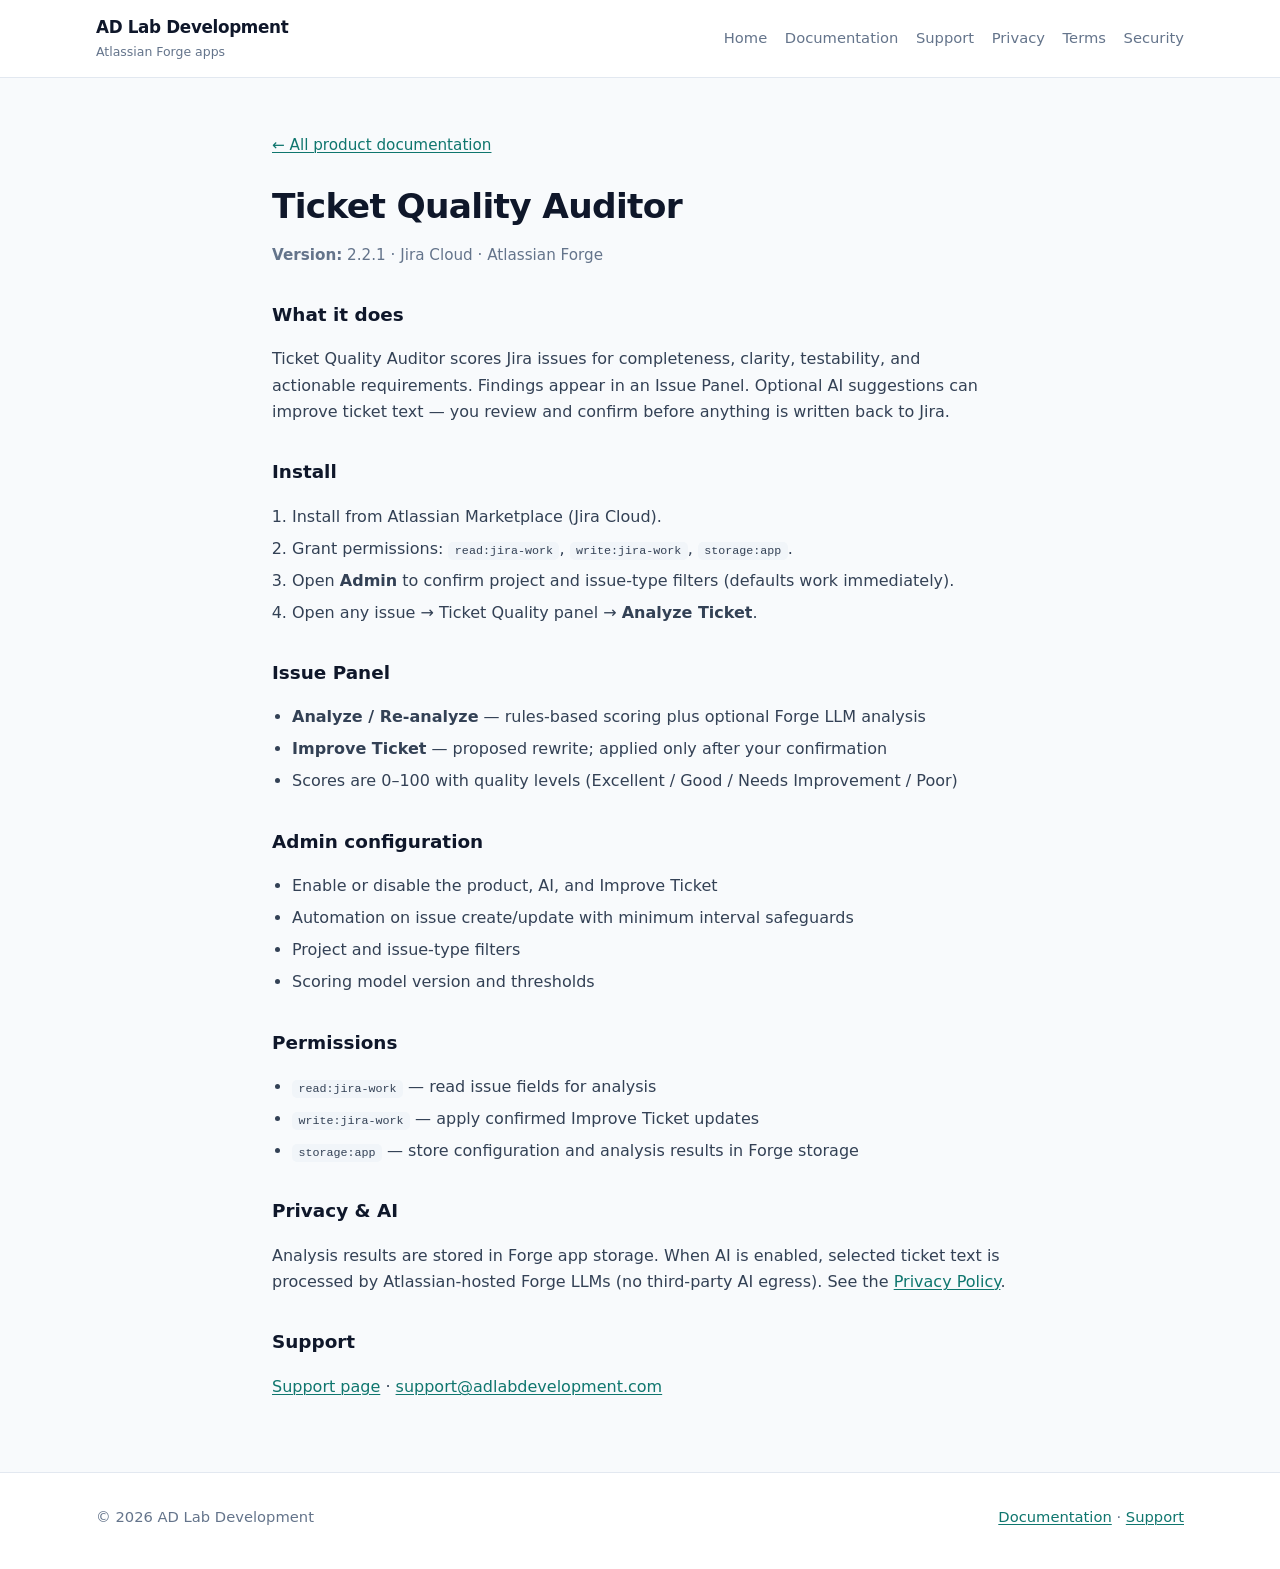
<file: ticket-quality-docs.html>
<!DOCTYPE html>
<html lang="en">
<head>
  <meta charset="utf-8" />
  <meta name="viewport" content="width=device-width, initial-scale=1" />
  <meta name="description" content="Documentation for Ticket Quality Auditor — Jira Cloud Forge app by AD Lab Development." />
  <title>Ticket Quality Auditor — Documentation</title>
  <link rel="icon" href="favicon.svg" type="image/svg+xml" />
  <link rel="stylesheet" href="styles.css" />
</head>
<body>
  <header class="site-header">
    <div class="wrap-wide inner">
      <a class="logo" href="index.html">
        <strong>AD Lab Development</strong>
        <span>Atlassian Forge apps</span>
      </a>
      <nav>
        <a href="index.html">Home</a>
        <a href="docs.html">Documentation</a>
        <a href="support.html">Support</a>
        <a href="privacy.html">Privacy</a>
        <a href="terms.html">Terms</a>
        <a href="security.html">Security</a>
      </nav>
    </div>
  </header>
  <main class="wrap prose">
    <p class="meta"><a href="docs.html">← All product documentation</a></p>
    <h1>Ticket Quality Auditor</h1>
    <p class="meta"><strong>Version:</strong> 2.2.1 · Jira Cloud · Atlassian Forge</p>

    <h2>What it does</h2>
    <p>
      Ticket Quality Auditor scores Jira issues for completeness, clarity, testability, and
      actionable requirements. Findings appear in an Issue Panel. Optional AI suggestions can
      improve ticket text — you review and confirm before anything is written back to Jira.
    </p>

    <h2>Install</h2>
    <ol>
      <li>Install from Atlassian Marketplace (Jira Cloud).</li>
      <li>Grant permissions: <code>read:jira-work</code>, <code>write:jira-work</code>, <code>storage:app</code>.</li>
      <li>Open <strong>Admin</strong> to confirm project and issue-type filters (defaults work immediately).</li>
      <li>Open any issue → Ticket Quality panel → <strong>Analyze Ticket</strong>.</li>
    </ol>

    <h2>Issue Panel</h2>
    <ul>
      <li><strong>Analyze / Re-analyze</strong> — rules-based scoring plus optional Forge LLM analysis</li>
      <li><strong>Improve Ticket</strong> — proposed rewrite; applied only after your confirmation</li>
      <li>Scores are 0–100 with quality levels (Excellent / Good / Needs Improvement / Poor)</li>
    </ul>

    <h2>Admin configuration</h2>
    <ul>
      <li>Enable or disable the product, AI, and Improve Ticket</li>
      <li>Automation on issue create/update with minimum interval safeguards</li>
      <li>Project and issue-type filters</li>
      <li>Scoring model version and thresholds</li>
    </ul>

    <h2>Permissions</h2>
    <ul>
      <li><code>read:jira-work</code> — read issue fields for analysis</li>
      <li><code>write:jira-work</code> — apply confirmed Improve Ticket updates</li>
      <li><code>storage:app</code> — store configuration and analysis results in Forge storage</li>
    </ul>

    <h2>Privacy &amp; AI</h2>
    <p>
      Analysis results are stored in Forge app storage. When AI is enabled, selected ticket text
      is processed by Atlassian-hosted Forge LLMs (no third-party AI egress). See the
      <a href="privacy.html#ticket-quality">Privacy Policy</a>.
    </p>

    <h2>Support</h2>
    <p>
      <a href="support.html">Support page</a> ·
      <a href="mailto:support@adlabdevelopment.com">support@adlabdevelopment.com</a>
    </p>
  </main>
  <footer class="site-footer">
    <div class="wrap-wide footer-bottom" style="border-top:none;margin-top:0;padding-top:0;">
      <span>© 2026 AD Lab Development</span>
      <span><a href="docs.html">Documentation</a> · <a href="support.html">Support</a></span>
    </div>
  </footer>
  <script src="site.js"></script>
</body>
</html>
</file>
<file: styles.css>
:root {
  --bg: #f8fafc;
  --bg-elevated: #ffffff;
  --ink: #0f172a;
  --muted: #64748b;
  --accent: #0d9488;
  --accent-dark: #0f766e;
  --accent-soft: #ccfbf1;
  --line: #e2e8f0;
  --hero: linear-gradient(135deg, #0f172a 0%, #134e4a 55%, #0d9488 100%);
  --shadow: 0 1px 3px rgba(15, 23, 42, 0.08), 0 8px 24px rgba(15, 23, 42, 0.06);
  --radius: 14px;
  --max: 46rem;
  --max-wide: 68rem;
}

* { box-sizing: border-box; }

html { scroll-behavior: smooth; }

body {
  margin: 0;
  font-family: "Segoe UI", system-ui, -apple-system, BlinkMacSystemFont, "Helvetica Neue", Arial, sans-serif;
  color: var(--ink);
  background: var(--bg);
  line-height: 1.65;
  -webkit-font-smoothing: antialiased;
}

a { color: var(--accent-dark); text-decoration-thickness: 1px; text-underline-offset: 2px; }
a:hover { color: var(--accent); }

.wrap { width: min(100% - 2rem, var(--max)); margin-inline: auto; }
.wrap-wide { width: min(100% - 2rem, var(--max-wide)); margin-inline: auto; }

/* Header */
.site-header {
  position: sticky;
  top: 0;
  z-index: 50;
  background: rgba(255, 255, 255, 0.92);
  backdrop-filter: blur(10px);
  border-bottom: 1px solid var(--line);
}

.site-header .inner {
  display: flex;
  align-items: center;
  justify-content: space-between;
  gap: 1rem;
  padding: 0.9rem 0;
  flex-wrap: wrap;
}

.logo {
  display: flex;
  flex-direction: column;
  text-decoration: none;
  color: inherit;
}

.logo strong {
  font-size: 1.05rem;
  letter-spacing: -0.02em;
  color: var(--ink);
}

.logo span {
  font-size: 0.78rem;
  color: var(--muted);
  font-weight: 500;
}

nav {
  display: flex;
  flex-wrap: wrap;
  gap: 0.35rem 1.1rem;
  font-size: 0.92rem;
  font-weight: 500;
}

nav a {
  color: var(--muted);
  text-decoration: none;
}

nav a:hover,
nav a[aria-current="page"] {
  color: var(--accent-dark);
}

/* Hero (home) */
.hero {
  background: var(--hero);
  color: #f8fafc;
  padding: 4.5rem 0 4rem;
}

.hero h1 {
  margin: 0 0 0.75rem;
  font-size: clamp(2rem, 5vw, 2.75rem);
  line-height: 1.15;
  letter-spacing: -0.03em;
  max-width: 18ch;
}

.hero .lead {
  margin: 0 0 1.75rem;
  font-size: 1.12rem;
  color: #cbd5e1;
  max-width: 42ch;
}

.hero-actions {
  display: flex;
  flex-wrap: wrap;
  gap: 0.75rem;
}

.btn {
  display: inline-flex;
  align-items: center;
  justify-content: center;
  padding: 0.7rem 1.15rem;
  border-radius: 10px;
  font-weight: 600;
  font-size: 0.95rem;
  text-decoration: none;
  border: 1px solid transparent;
  transition: transform 0.15s ease, box-shadow 0.15s ease;
}

.btn:hover { transform: translateY(-1px); }

.btn-primary {
  background: #ffffff;
  color: var(--ink);
  box-shadow: var(--shadow);
}

.btn-primary:hover { color: var(--ink); }

.btn-ghost {
  background: rgba(255, 255, 255, 0.1);
  color: #f8fafc;
  border-color: rgba(255, 255, 255, 0.25);
}

.btn-ghost:hover { color: #fff; background: rgba(255, 255, 255, 0.16); }

/* Sections */
section { padding: 3rem 0; }

.section-title {
  margin: 0 0 0.35rem;
  font-size: 1.5rem;
  letter-spacing: -0.02em;
}

.section-sub {
  margin: 0 0 1.75rem;
  color: var(--muted);
  max-width: 50ch;
}

/* Cards */
.grid {
  display: grid;
  gap: 1rem;
}

@media (min-width: 640px) {
  .grid-2 { grid-template-columns: repeat(2, 1fr); }
  .grid-3 { grid-template-columns: repeat(3, 1fr); }
}

.card {
  background: var(--bg-elevated);
  border: 1px solid var(--line);
  border-radius: var(--radius);
  padding: 1.25rem 1.35rem;
  box-shadow: var(--shadow);
}

.card h3 {
  margin: 0 0 0.4rem;
  font-size: 1.05rem;
  color: var(--accent-dark);
}

.card p {
  margin: 0;
  color: var(--muted);
  font-size: 0.95rem;
}

.card-link {
  display: block;
  text-decoration: none;
  color: inherit;
  transition: border-color 0.15s ease, transform 0.15s ease;
}

.card-link:hover {
  border-color: #99f6e4;
  transform: translateY(-2px);
}

.card-link strong {
  display: block;
  color: var(--accent-dark);
  margin-bottom: 0.25rem;
}

.product-card {
  display: grid;
  gap: 1rem;
  align-items: start;
}

@media (min-width: 720px) {
  .product-card { grid-template-columns: 1fr auto; }
}

.pill {
  display: inline-block;
  font-size: 0.75rem;
  font-weight: 700;
  letter-spacing: 0.04em;
  text-transform: uppercase;
  background: var(--accent-soft);
  color: var(--accent-dark);
  padding: 0.25rem 0.55rem;
  border-radius: 999px;
}

/* Prose (legal / docs) */
main.prose { padding: 2.5rem 0 3.5rem; }

.prose h1 {
  margin: 0 0 0.5rem;
  font-size: clamp(1.75rem, 4vw, 2.15rem);
  letter-spacing: -0.02em;
  line-height: 1.2;
}

.prose .meta {
  color: var(--muted);
  font-size: 0.95rem;
  margin-bottom: 1.75rem;
}

.prose h2 {
  font-size: 1.15rem;
  margin: 2rem 0 0.65rem;
  color: var(--ink);
}

.prose h3 { font-size: 1rem; margin: 1.5rem 0 0.5rem; }

.prose p, .prose li { color: #334155; }

.prose ul, .prose ol { padding-left: 1.25rem; }

.prose li { margin: 0.35rem 0; }

.prose code {
  background: #f1f5f9;
  padding: 0.12rem 0.4rem;
  border-radius: 5px;
  font-size: 0.9em;
}

.note {
  background: #f0fdfa;
  border: 1px solid #99f6e4;
  border-radius: 10px;
  padding: 0.9rem 1rem;
  color: #115e59;
  font-size: 0.92rem;
  margin-bottom: 1.5rem;
}

/* Footer */
.site-footer {
  border-top: 1px solid var(--line);
  background: #fff;
  padding: 2rem 0 2.5rem;
  color: var(--muted);
  font-size: 0.92rem;
}

.footer-grid {
  display: grid;
  gap: 1.5rem;
}

@media (min-width: 640px) {
  .footer-grid { grid-template-columns: 1.4fr 1fr 1fr; }
}

.footer-grid h4 {
  margin: 0 0 0.5rem;
  font-size: 0.8rem;
  text-transform: uppercase;
  letter-spacing: 0.06em;
  color: var(--ink);
}

.footer-grid ul {
  list-style: none;
  margin: 0;
  padding: 0;
}

.footer-grid li { margin: 0.35rem 0; }

.footer-grid a { color: var(--muted); text-decoration: none; }
.footer-grid a:hover { color: var(--accent-dark); }

.footer-bottom {
  margin-top: 1.75rem;
  padding-top: 1.25rem;
  border-top: 1px solid var(--line);
  display: flex;
  flex-wrap: wrap;
  gap: 0.5rem 1.25rem;
  justify-content: space-between;
}
</file>
